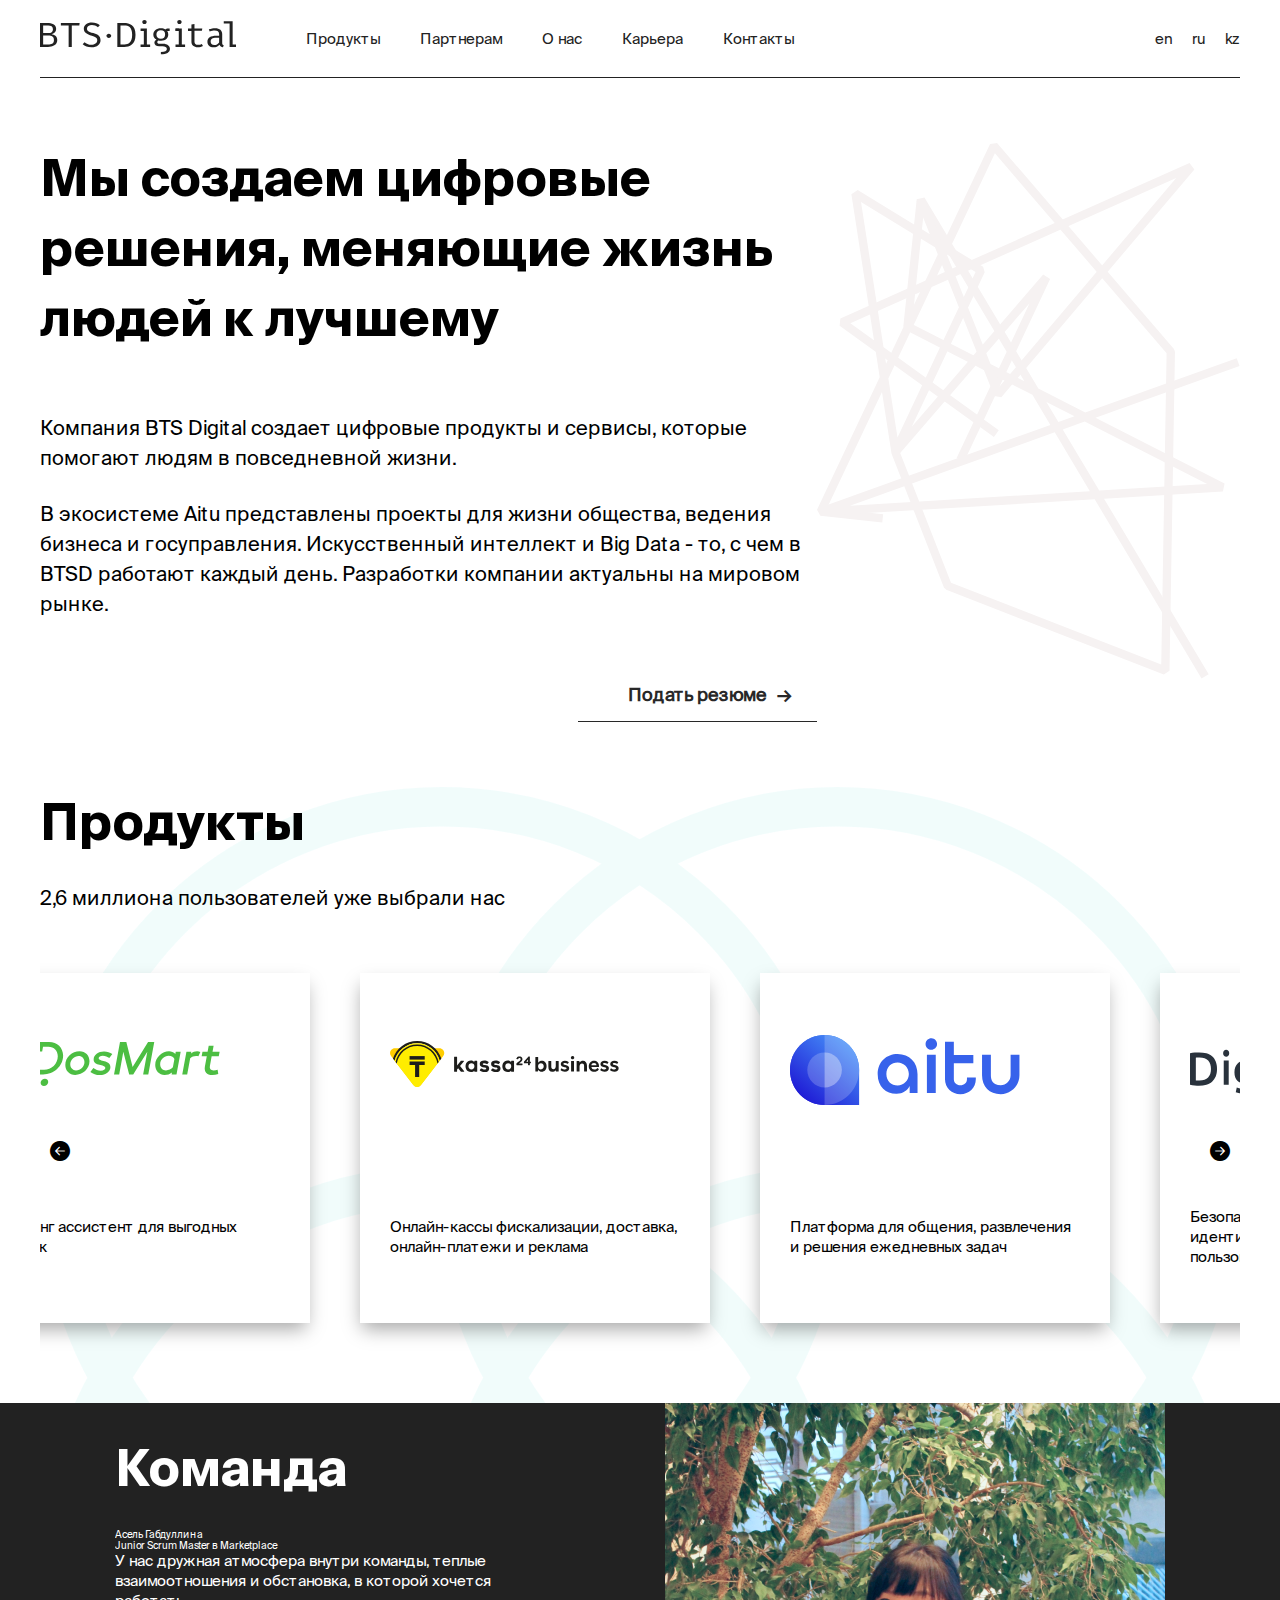
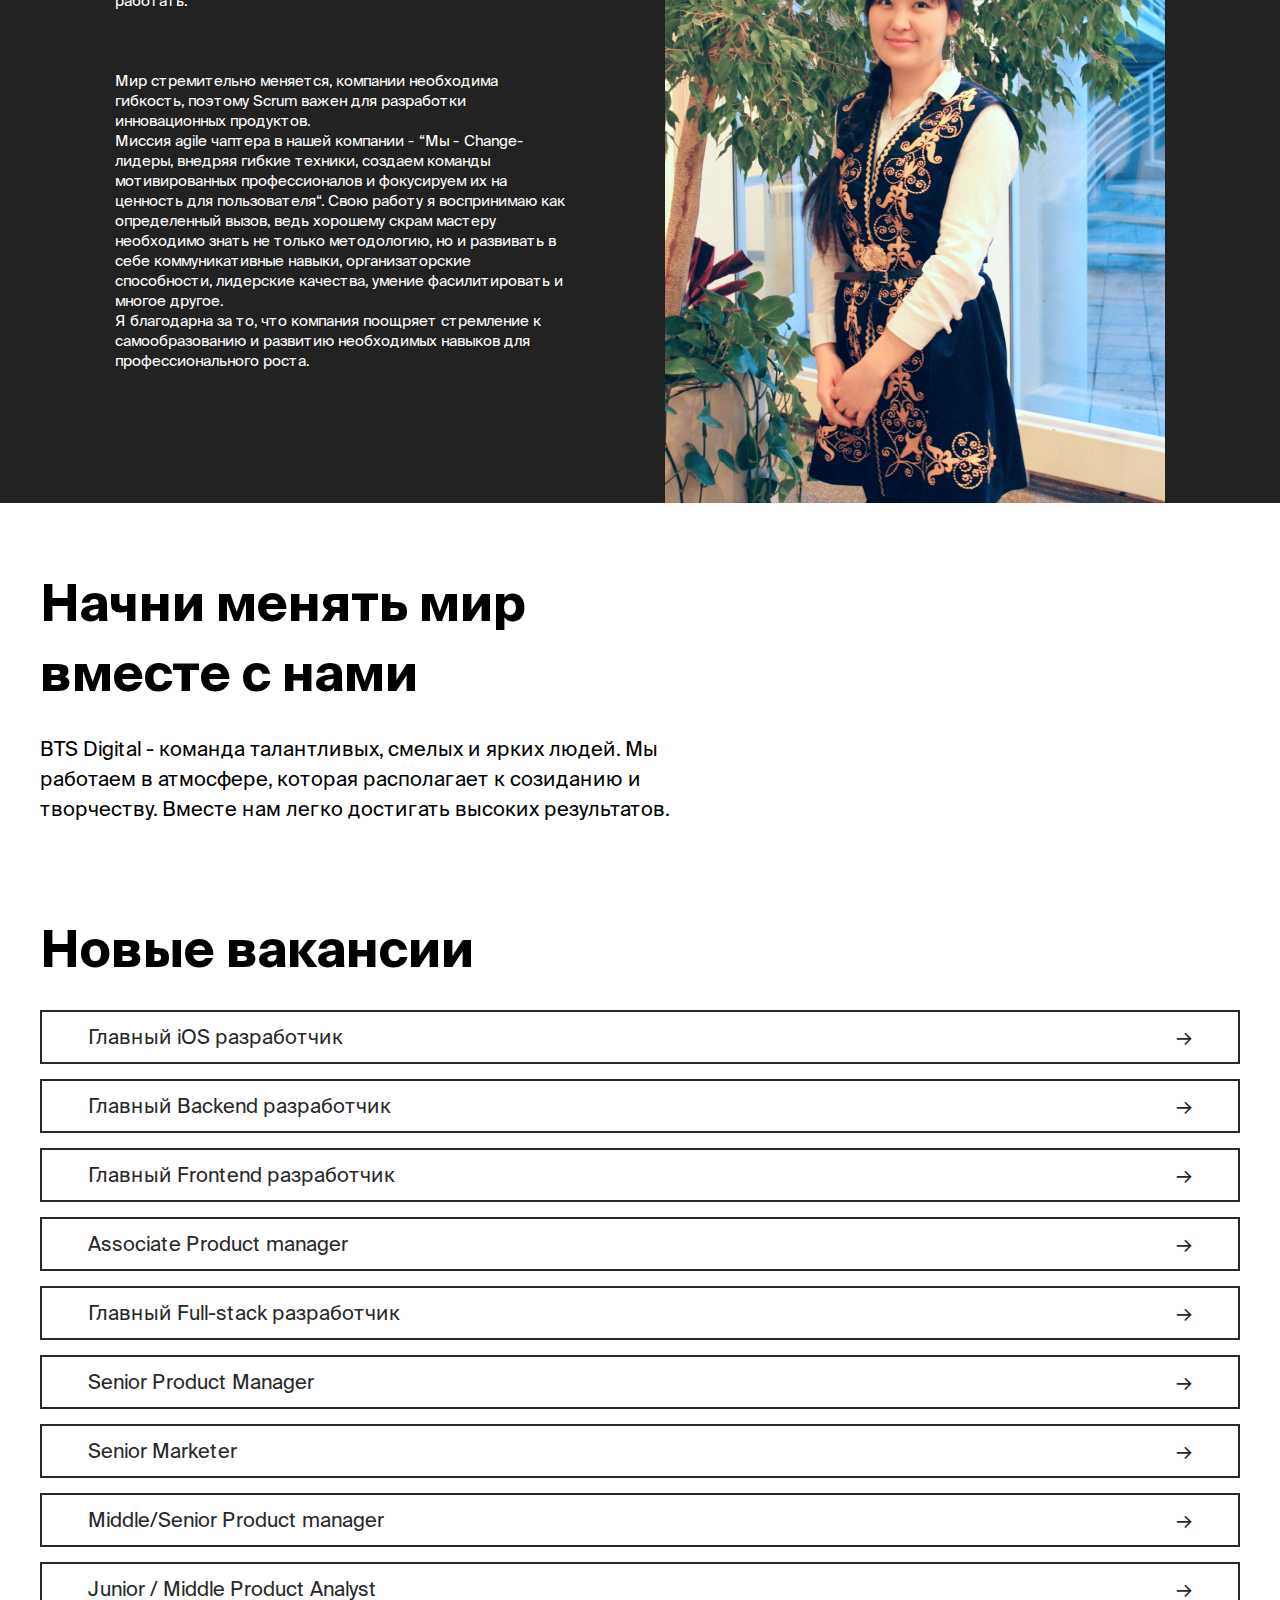
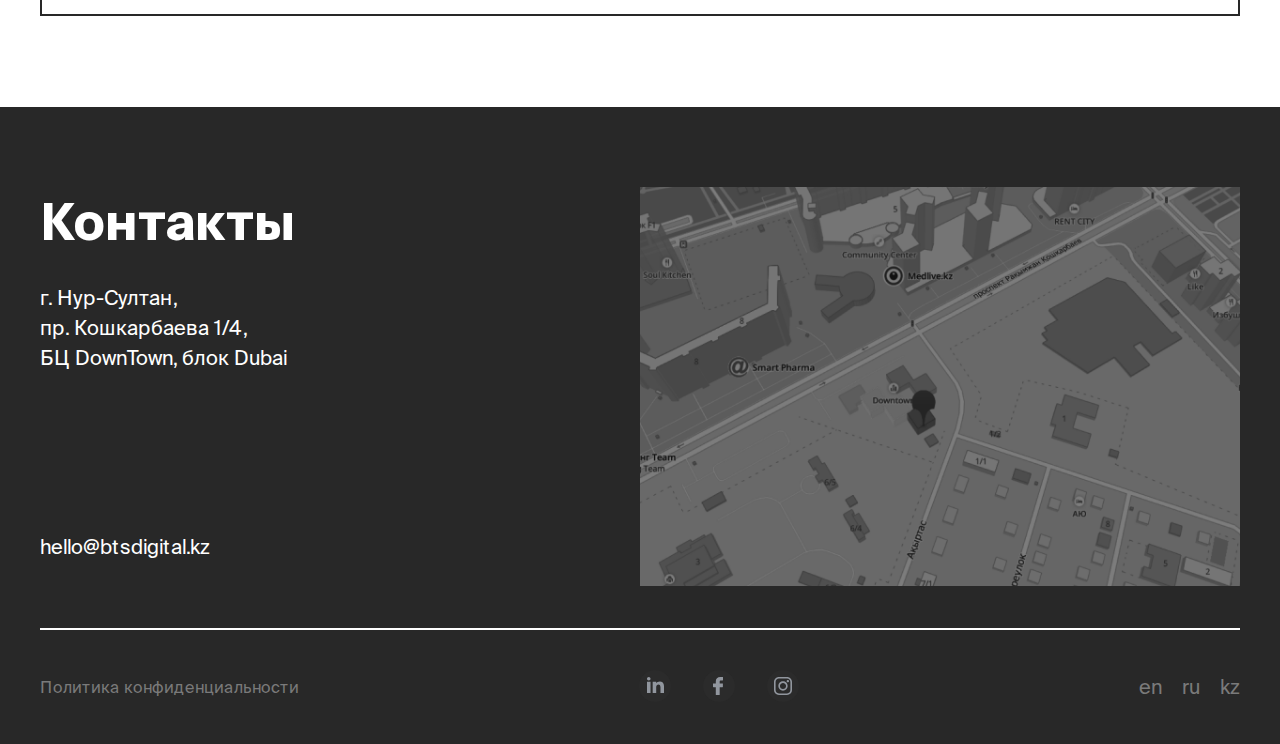
<file: index.html>
<!DOCTYPE html>
<html lang="ru">

<head>
  <meta charset="UTF-8" />
  <meta http-equiv="X-UA-Compatible" content="IE=edge" />
  <meta name="viewport" content="width=device-width, initial-scale=1.0" />
  <title>BTS-digital</title>
  <!--Подключение CSS-->
  <link rel="stylesheet" href="css/style.css" />
  <!--Подключение CSS анимации-->
  <link rel="stylesheet" href="https://cdnjs.cloudflare.com/ajax/libs/animate.css/4.1.1/animate.min.css" />
  <!--Подключение CSS bootstrap-icons-->
  <link rel="stylesheet" href="https://cdn.jsdelivr.net/npm/bootstrap-icons@1.7.2/font/bootstrap-icons.css" />
</head>

<body>
  <div class="show-nav">
    <input type="checkbox" id="nav-check" class="nav-checkbox" />
    <label for="nav-check" class="nav-button">
      <span></span>
    </label>
    <nav class="nav-box animate__animated animate__fadeInLeft">
      <div class="logo-container">
        <a href="index.html"><img src="assets/logo-main.svg" alt="BTS digital" /></a>
      </div>
      <ul class="nav-list">
        <li>
          <a href=""><span>Продукты</span></a>
        </li>
        <li><a href="">Партнерам</a></li>
        <li><a href="">О нас</a></li>
        <li>
          <a href=""><span>Карьера</span></a>
        </li>
        <li>
          <a href=""><span>Контакты</span></a>
        </li>
      </ul>
      <ul class="lang-list">
        <li><a href="">En</a></li>
        <li><a href="/">Ru</a></li>
        <li><a href="">Kz</a></li>
      </ul>
    </nav>
  </div>

  <div class="page">
    <header class="header">
      <div class="header-left-box">
        <a href="index.html"><img src="assets/logo-main.svg" alt="BTS digital" /></a>
        <nav class="nav">
          <ul>
            <li><a href="" alt="">Продукты</a></li>
            <li><a href="" alt="">Партнерам</a></li>
            <li><a href="" alt="">О нас</a></li>
            <li><a href="" alt="">Карьера</a></li>
            <li><a href="" alt="">Контакты</a></li>
          </ul>
        </nav>
      </div>
      <div class="header-right-box">
        <ul class="lang-box">
          <li><a href="" alt="">en</a></li>
          <li><a href="" alt="">ru</a></li>
          <li><a href="" alt="">kz</a></li>
        </ul>
      </div>
    </header>

    <section class="intro">
      <div class="intro-left-box">
        <h1>Мы создаем цифровые решения, меняющие жизнь людей к лучшему</h1>
        <p>
          Компания BTS Digital создает цифровые продукты и сервисы, которые
          помогают людям в повседневной жизни.
        </p>
        <p>
          В экосистеме Aitu представлены проекты для жизни общества, ведения
          бизнеса и госуправления. Искусственный интеллект и Big Data - то, с
          чем в BTSD работают каждый день. Разработки компании актуальны на
          мировом рынке.
        </p>
        <div class="intro-btn-container">
          <a href="#"> Подать резюме<span class="intro-arrow">→</span> </a>
        </div>
      </div>
      <div class="intro-right-box">
        <img src="assets/pix.svg" alt="Right images" />
      </div>
    </section>

    <section class="products">
      <h1>Продукты</h1>
      <p>2,6 миллиона пользователей уже выбрали нас</p>
      <ul class="products-carousel">
        <div class="products-carousel-inner">
          <button type="button" class="slick-arrow-prev">
            <i class="bi bi-arrow-left-circle-fill"></i>
          </button>
          <div class="slick-slider">
            <div class="slick-box">
              <li class="slick-slide">
                <img src="assets/product/suraqtar.svg" alt="eOtinish" />
                <p>
                  Платформа для подачи официальных обращений в государственные
                  органы
                </p>
              </li>
            </div>
            <!---->
            <div class="slick-box">
              <li class="slick-slide">
                <img src="assets/product/dosmart.svg" alt="eOtinish" />
                <p>Шоппинг ассистент для выгодных покупок</p>
              </li>
            </div>
            <!---->
            <div class="slick-box">
              <li class="slick-slide">
                <img src="assets/product/kassa24.svg" alt="eOtinish" />
                <p>
                  Онлайн-кассы фискализации, доставка, онлайн-платежи и
                  реклама
                </p>
              </li>
            </div>
            <!---->
            <div class="slick-box">
              <li class="slick-slide">
                <img src="assets/product/aitu.svg" alt="eOtinish" />
                <p>
                  Платформа для общения, развлечения и решения ежедневных
                  задач
                </p>
              </li>
            </div>
            <!---->
            <div class="slick-box">
              <li class="slick-slide">
                <img src="assets/product/did.svg" alt="eOtinish" />
                <p>
                  Безопасные и удобные инструменты идентификации для бизнеса и
                  пользователей
                </p>
              </li>
            </div>
            <!---->
            <div class="slick-box">
              <li class="slick-slide">
                <img src="assets/product/aitupay.svg" alt="eOtinish" />
                <p>
                  Мобильный кошелек для безопасных переводов и быстрой оплаты
                </p>
              </li>
            </div>
          </div>
          <button type="button" class="slick-arrow-next">
            <i class="bi bi-arrow-right-circle-fill"></i>
          </button>
        </div>
      </ul>
    </section>

    <section class="team">
      <div class="team-carousel">
        <div class="team-slide-box">
          <!--<div class="team-box">
            <div class="team-box-text">
              <h1 class="team-text-h1-1">Команда</h1>
              <img src="assets/team/team-1.jpg" class="team-img-show" alt="Team-1">
              <p class="team-text-p-1">
                У нас дружная атмосфера внутри команды, теплые
                взаимоотношения и обстановка, в которой хочется работать.
              </p>
              <p class="team-text-p-2">
                В нашей команде
              </p>
              <h1 class="team-text-h1-2">250+</h1>
              <p class="team-text-p-3">профессионалов со всего Евразийского региона</p>
            </div>
            <div class="team-box-images">
              <img src="assets/team/team-1.jpg" class="team-img" alt="Team-1">
            </div>
          </div>-->
          <!---->
          <div class="team-box">
            <div class="team-box-text">
              <h1 class="team-text-h1-1">Команда</h1>
              <img src="assets/team/team-1.jpg" class="team-img-show" alt="Team-1">
              <p>Асель Габдуллина</p>
              <p>Junior Scrum Master в Marketplace</p>
              <p class="team-text-p-1">
                У нас дружная атмосфера внутри команды, теплые
                взаимоотношения и обстановка, в которой хочется работать.
              </p>
              <p class="team-text-p-2">
                Мир стремительно меняется, компании необходима гибкость, поэтому Scrum важен для разработки инновационных продуктов.
              </p>
              <p class="team-text-p-2">
                Миссия agile чаптера в нашей компании - “Мы -
                Change-лидеры, внедряя гибкие техники, создаем команды
                мотивированных профессионалов и фокусируем их на ценность
                для пользователя“. Свою работу я воспринимаю как
                определенный вызов, ведь хорошему скрам мастеру необходимо
                знать не только методологию, но и развивать в себе
                коммуникативные навыки, организаторские способности,
                лидерские качества, умение фасилитировать и многое другое.</p>
              <p class="team-text-p-2">
                Я благодарна за то, что компания поощряет стремление к
                  самообразованию и развитию необходимых навыков для
                  профессионального роста.</p>
            </div>
            <div class="team-box-images">
              <img src="assets/team/team-3.png" class="team-img" alt="Team-1">
            </div>
          </div>
          <!---->
          <!--<div class="team-box">
            <div class="team-box-text">
              <h1 class="team-text-h1-1">Команда</h1>
              <img src="assets/team/team-1.jpg" class="team-img-show" alt="Team-1">
              <p class="team-text-p-1">
                У нас дружная атмосфера внутри команды, теплые
                взаимоотношения и обстановка, в которой хочется работать.
              </p>
              <p class="team-text-p-2">
                В нашей команде
              </p>
              <h1 class="team-text-h1-2">250+</h1>
              <p class="team-text-p-3">профессионалов со всего Евразийского региона</p>
            </div>
            <div class="team-box-images">
              <img src="assets/team/team-1.jpg" class="team-img" alt="Team-1">
            </div>
          </div>-->
          <!---->
          <!--<div class="team-box">
            <div class="team-box-text">
              <h1 class="team-text-h1-1">Команда</h1>
              <img src="assets/team/team-1.jpg" class="team-img-show" alt="Team-1">
              <p class="team-text-p-1">
                У нас дружная атмосфера внутри команды, теплые
                взаимоотношения и обстановка, в которой хочется работать.
              </p>
              <p class="team-text-p-2">
                В нашей команде
              </p>
              <h1 class="team-text-h1-2">250+</h1>
              <p class="team-text-p-3">профессионалов со всего Евразийского региона</p>
            </div>
            <div class="team-box-images">
              <img src="assets/team/team-1.jpg" class="team-img" alt="Team-1">
            </div>
          </div>-->
          <!---->
          <!--<div class="team-box">
            <div class="team-box-text">
              <h1 class="team-text-h1-1">Команда</h1>
              <img src="assets/team/team-1.jpg" class="team-img-show" alt="Team-1">
              <p class="team-text-p-1">
                У нас дружная атмосфера внутри команды, теплые
                взаимоотношения и обстановка, в которой хочется работать.
              </p>
              <p class="team-text-p-2">
                В нашей команде
              </p>
              <h1 class="team-text-h1-2">250+</h1>
              <p class="team-text-p-3">профессионалов со всего Евразийского региона</p>
            </div>
            <div class="team-box-images">
              <img src="assets/team/team-1.jpg" class="team-img" alt="Team-1">
            </div>
          </div>-->
          <!---->
          <!--<div class="team-box">
            <div class="team-box-text">
              <h1 class="team-text-h1-1">Команда</h1>
              <img src="assets/team/team-1.jpg" class="team-img-show" alt="Team-1">
              <p class="team-text-p-1">
                У нас дружная атмосфера внутри команды, теплые
                взаимоотношения и обстановка, в которой хочется работать.
              </p>
              <p class="team-text-p-2">
                В нашей команде
              </p>
              <h1 class="team-text-h1-2">250+</h1>
              <p class="team-text-p-3">профессионалов со всего Евразийского региона</p>
            </div>
            <div class="team-box-images">
              <img src="assets/team/team-1.jpg" class="team-img" alt="Team-1">
            </div>
          </div>-->
        </div>
      </div>
    </section>


    <section class="change-world">
      <div class="change-world-box">
        <h1 class="change-world-head">Начни менять мир вместе с нами</h1>
        <p class="change-world-body">BTS Digital - команда талантливых, смелых и ярких людей. Мы работаем в атмосфере,
          которая располагает к созиданию и творчеству. Вместе нам легко достигать высоких результатов.</p>
      </div>
    </section>

    <section class="vacancies">
      <div class="vacancies-box">
        <h1>Новые вакансии</h1>
        <ul class="vacancies-list">
          <li class="vacancies-item"><a href="">Главный iOS разработчик<span class="vacancies-arrow">→</span></a></li>
          <li class="vacancies-item"><a href="">Главный Backend разработчик<span class="vacancies-arrow">→</span></a>
          </li>
          <li class="vacancies-item"><a href="">Главный Frontend разработчик<span class="vacancies-arrow">→</span></a>
          </li>
          <li class="vacancies-item"><a href="">Associate Product manager<span class="vacancies-arrow">→</span></a></li>
          <li class="vacancies-item"><a href="">Главный Full-stack разработчик<span class="vacancies-arrow">→</span></a>
          </li>
          <li class="vacancies-item"><a href="">Senior Product Manager<span class="vacancies-arrow">→</span></a></li>
          <li class="vacancies-item"><a href="">Senior Marketer<span class="vacancies-arrow">→</span></a></li>
          <li class="vacancies-item"><a href="">Middle/Senior Product manager<span class="vacancies-arrow">→</span></a>
          </li>
          <li class="vacancies-item"><a href="">Junior / Middle Product Analyst<span
                class="vacancies-arrow">→</span></a></li>
        </ul>
      </div>
    </section>

    <footer class="footer">
      <div class="footer-contacts">
        <div class="footer-info">
          <h1>Контакты</h1>
          <div class="footer-text-container">
            <p class="body-text">
              г. Нур-Султан, <br> пр. Кошкарбаева 1/4, <br> БЦ DownTown, блок Dubai
            </p>
            <p class="body-text">
              <a target="_blank" href="mailto:hello@btsdigital.kz">hello@btsdigital.kz</a>
            </p>
          </div>
        </div>
        <div class="footer-map">
          <img src="assets/map.png" class="footer-map-img" alt="Map-Карта">
        </div>
      </div>
      <div class="footer-other">
        <a class="footer-link" href="">Политика конфиденциальности</a>
        <div class="footer-social">
          <a href="https://www.linkedin.com/company/btsdigital" class="footer-social-item"><svg width="32" height="32"
              viewBox="0 0 32 32" fill="currentColor" xmlns="http://www.w3.org/2000/svg">
              <circle cx="16" cy="16" r="16" fill="#2B2B2B"></circle>
              <path
                d="M11.5275 8.73913C11.5275 9.69983 10.7413 10.4783 9.77083 10.4783C8.80042 10.4783 8.01417 9.69983 8.01417 8.73913C8.01417 7.77913 8.80042 7 9.77083 7C10.7413 7 11.5275 7.77913 11.5275 8.73913ZM11.5417 11.8696H8V23H11.5417V11.8696ZM17.1956 11.8696H13.6766V23H17.1963V17.1572C17.1963 13.9085 21.4668 13.6428 21.4668 17.1572V23H25V15.9523C25 10.4706 18.6803 10.6703 17.1956 13.3687V11.8696Z"
                fill="currentColor"></path>
            </svg></a>
          <a href="https://facebook.com/BTSDigital/" class="footer-social-item"><svg width="32" height="32"
              viewBox="0 0 32 32" fill="currentColor" xmlns="http://www.w3.org/2000/svg">
              <circle cx="16" cy="16" r="16" fill="#2B2B2B"></circle>
              <path
                d="M19.6234 7.00375L17.2249 7C14.5302 7 12.7888 8.73869 12.7888 11.4298V13.4722H10.3771C10.1688 13.4722 10 13.6366 10 13.8394V16.7987C10 17.0015 10.1689 17.1657 10.3771 17.1657H12.7888V24.6328C12.7888 24.8356 12.9575 24.9998 13.1659 24.9998H16.3124C16.5208 24.9998 16.6896 24.8354 16.6896 24.6328V17.1657H19.5093C19.7177 17.1657 19.8865 17.0015 19.8865 16.7987L19.8876 13.8394C19.8876 13.742 19.8478 13.6488 19.7772 13.5799C19.7066 13.511 19.6103 13.4722 19.5103 13.4722H16.6896V11.7408C16.6896 10.9086 16.8933 10.4862 18.0073 10.4862L19.623 10.4856C19.8312 10.4856 20 10.3212 20 10.1186V7.37077C20 7.16835 19.8314 7.00412 19.6234 7.00375Z"
                fill="currentColor"></path>
            </svg></a>
          <a href="https://www.instagram.com/btsdigital.kz" class="footer-social-item"><svg width="32" height="32"
              viewBox="0 0 32 32" fill="currentColor" xmlns="http://www.w3.org/2000/svg">
              <circle cx="16" cy="16" r="16" fill="#2B2B2B"></circle>
              <path
                d="M20.0325 7H11.9672C9.22831 7 7 9.22841 7 11.9673V20.0327C7 22.7717 9.22831 25 11.9672 25H20.0325C22.7717 25 25 22.7716 25 20.0327V11.9673C25.0001 9.22841 22.7717 7 20.0325 7ZM23.4031 20.0327C23.4031 21.8911 21.8911 23.403 20.0327 23.403H11.9672C10.1089 23.4031 8.59705 21.8911 8.59705 20.0327V11.9673C8.59705 10.109 10.1089 8.59705 11.9672 8.59705H20.0325C21.891 8.59705 23.403 10.109 23.403 11.9673V20.0327H23.4031Z"
                fill="currentColor"></path>
              <path
                d="M16 11.3633C13.4424 11.3633 11.3618 13.4439 11.3618 16.0014C11.3618 18.5588 13.4424 20.6394 16 20.6394C18.5575 20.6394 20.6381 18.5588 20.6381 16.0014C20.6381 13.4439 18.5575 11.3633 16 11.3633ZM16 19.0422C14.3232 19.0422 12.9589 17.6781 12.9589 16.0013C12.9589 14.3244 14.3231 12.9602 16 12.9602C17.6769 12.9602 19.0411 14.3244 19.0411 16.0013C19.0411 17.6781 17.6768 19.0422 16 19.0422Z"
                fill="currentColor"></path>
              <path
                d="M20.8328 10.0078C20.5251 10.0078 20.2228 10.1324 20.0055 10.3506C19.7871 10.5678 19.6616 10.8702 19.6616 11.179C19.6616 11.4868 19.7873 11.7891 20.0055 12.0073C20.2227 12.2245 20.5251 12.3501 20.8328 12.3501C21.1416 12.3501 21.4429 12.2245 21.6611 12.0073C21.8794 11.7891 22.004 11.4867 22.004 11.179C22.004 10.8702 21.8794 10.5678 21.6611 10.3506C21.4439 10.1324 21.1416 10.0078 20.8328 10.0078Z"
                fill="currentColor"></path>
            </svg></a>
        </div>

        <ul class="footer-lang">
          <li><a href="">en</a></li>
          <li><a href="">ru</a></li>
          <li><a href="">kz</a></li>
        </ul>
      </div>
    </footer>


  </div>
  <!--Подключение js-->
  <script async src="js/main.js"></script>
  <!--Подключение jquery-->
  <script src="https://ajax.googleapis.com/ajax/libs/jquery/3.6.0/jquery.min.js"></script>
</body>

</html>
</file>
<file: css/style.css>
@font-face {
    font-family: 'Suisseintl-Regular';
    src: url('fonts/SuisseIntl-Regular.ttf') format('truetype');
    font-weight: normal;
    font-style: normal;
}
@font-face {
    font-family: 'Suisseintl-Bold';
    src: url('fonts/SuisseIntl-Bold.ttf') format('truetype');
    font-weight: normal;
    font-style: normal;
}
@font-face {
    font-family: 'Suisseintl-SemiBold';
    src: url('fonts/SuisseIntl-SemiBold.ttf') format('truetype');
    font-weight: normal;
    font-style: normal;
}
@font-face {
    font-family: 'Suisseintl-Light';
    src: url('fonts/SuisseIntl-Light.ttf') format('truetype');
    font-weight: normal;
    font-style: normal;
}
@font-face {
    font-family: 'Suisseintl-Medium';
    src: url('fonts/SuisseIntl-Medium.ttf') format('truetype');
    font-weight: normal;
    font-style: normal;
}
*, ::after, ::before {
    margin: 0;
    padding: 0;
    box-sizing: border-box;
}
html {
    font-size: 62.5%;
}
body {
    font-family: Suisseintl-Regular, sans-serif;
}
body.lock {
    overflow: hidden;
}
.page {
    width: 1200px;
    max-width: 100%;
    margin: 0 auto;
}
/*header*/
.header {
    display: flex;
    justify-content: space-between;
    align-items: center;

    border-bottom: 1px solid #222;
}
.header-left-box {
    display: flex;
    justify-content: space-between;
    align-items: center;

    padding: 2rem 0;
}
/*Скрытое меню сайта*/
.show-nav {
    padding: 0 0 0 1.2rem;
}
.nav-checkbox {
    display: none;
}
.nav-button {
    display: none;
}
.nav-box {
    position: fixed;
    left: 0;
    padding-left: 24px;
    width: 100vw;
    height: 100vh;
    background: #fff;
    z-index: 10000;
    display: none;
}
.logo-container {
    display: inline-block;
    border-bottom: 1px solid #4e5761;
    padding: 2rem 0;
    z-index: 1000;
}
.nav-list {
    list-style: none;
    width: 100%;
    height: 100%;
    background: url('../assets/pix.svg') no-repeat;
    background-size: 150%;
    background-position: right -35rem top 0;
}
.nav-list li {
    margin-top: 3.8rem;
}
.nav-list a {
    text-decoration: none;
    font-size: 2.5rem;
    color: #222;
}
.nav-list a:hover {
    text-decoration: underline;
}
.lang-list {
    list-style: none;
    position: fixed;
    list-style: none;
    z-index: 1000000;
    left: 3rem;
    bottom: 5rem;
    display: flex;
}
.lang-list li {
    margin: 30px 24px 0 0;
}
.lang-list a {
    text-decoration: none;
    font-size: 2.5rem;
    color: #222;
}
.lang-list a:hover {
    text-decoration: underline;
}
/*END Скрытое меню сайта*/
.nav ul {
    display: flex;
    justify-content: space-between;
    align-items: center;
    gap: 40px;

    list-style: none;
    margin: 0 0 0 7rem;
}
.nav li {
    font-family: Suisseintl-Regular, sans-serif;
    font-weight: 400;
    font-size: 1.5rem;
}
.nav a {
    text-decoration: none;
    color: #222;
}
.nav a:hover {
    text-decoration: underline;
}
.header-right-box {
    display: flex;
    align-items: center;
}
.lang-box {
    display: flex;
    justify-content: center;
    align-items: center;
    gap: 20px;

    list-style: none;
}
.lang-box li {
    font-weight: 400;
    font-size: 1.5rem;
}
.lang-box a {
    text-decoration: none;
    color: #222;
}
.lang-box a:hover {
    text-decoration: underline;
    color: #222;
}
/*END header*/

/*intro*/
.intro {
    display: flex;
    margin-top: 6.5rem;
}
.intro-left-box {
    display: block;
}
.intro-left-box h1 {
    font-family: Suisseintl-Bold, sans-serif;
    font-weight: 900;
    font-size: 5rem;
    line-height: 7rem;
    margin-bottom: 6rem;
    margin-top: 0;
}
.intro-left-box p {
    font-weight: 400;
    font-size: 2rem;
    line-height: 3rem;
    margin-bottom: 26px;
}
.intro-right-box {
    display: block;
}
.intro-btn-container {
    display: flex;
    justify-content: flex-end;

    margin-top: 50px;
}
.intro-btn-container a {
    text-decoration: none;
    padding: 1.5rem 5rem;
    border-bottom: 1px solid #282828;
    color: #282828;
    font-size: 1.8rem;
    font-weight: 700;
}
.intro-btn-container a:hover .intro-arrow {
    position: absolute;
    transform: translateX(50%);
}
.intro-arrow {
    position: absolute;
    margin-left: 10px;
    transition: all 0.2s;
}
/*intro*/

/*products*/
.products {
    margin-top: 6.5rem;
    background: url('../assets/fon-product.svg') no-repeat top;
    background-size: cover;
    padding-bottom: 8rem;
    overflow: hidden;
}
/*Кнопки первого слайдера*/
.products-carousel-inner {
    position: relative;
}
.slick-arrow-prev {
    border: none;
    background: none;
    cursor: pointer;
    font-size: 2rem;
    position: absolute;
    z-index: 100;
    top: 45%;
    margin: 10px;
}
.slick-arrow-next {
    border: none;
    background: none;
    cursor: pointer;
    font-size: 2rem;
    position: absolute;
    z-index: 100;
    position: absolute;
    z-index: 100;
    top: 45%;
    right: 0;
    margin: 10px;
}
/*Перелистывание слайдера*/
.prev {
    transform: translate3d(-1200px, 0px, 0px);
    margin-left: -20%;
    transition: all 0.5s;
}
.next {
    margin-right: -20%;
    transition: all 0.5s;
}
.products h1 {
    font-weight: 900;
    font-size: 5rem;
    line-height: 7rem;
    font-family: Suisseintl-Bold, sans-serif;

    margin-bottom: 2.6rem;
}
.products p {
    font-weight: 400;
    font-size: 2rem;
    line-height: 3rem;
    margin-bottom: 2.6rem;
}
.products-carousel {
    margin-top: 6rem;
}
.slick-slider {
    display: flex;
    justify-content: space-between;
    align-items: center;
    gap: 50px;

    margin-left: -40%;
}
.slick-box {
    position: relative;
    width: 35rem;
    height: 35rem;
    background: #fff;
    transition: all 0.2s;
}
.slick-box:hover {
    /*transform: translateX(5%);*/
    background: #d1d1d1;
    transition: all 0.3s;
}
.slick-slide {
    list-style: none;
    transition: all 0.2s;
    min-width: 35rem;
    min-height: 35rem;
    padding: 3rem;
    display: grid;
    grid-template-columns: 1fr;
    box-shadow: -1px 9px 18px -3px rgba(0,0,0,.35)
}
.slick-slide img {
    align-self: center;
    width: 23rem
}
.slick-slide p {
    min-height: 5rem;
    margin-top: 1.5rem;
    font-size: 1.5rem;
    font-weight: 300;
    line-height: 2rem;
    font-family: Suisseintl-Regular,sans-serif;
    align-self: end;
}
/*team*/
.team {
    background: #222;
    width: 100vw;
    margin-left: calc(50% - 50vw);
}
.team-carousel {
    display: block;
    overflow: hidden;
}
.team-slide-box {
    display: flex;
    justify-content: center;
    gap: 10px;
}
.team-box {
    display: flex;
    justify-content: center;
    align-items: flex-start;
    gap: 5rem;
    height: 70rem;
    overflow: hidden;
}
.team-box-text {
    color: #fff;
    width: 50rem;
    padding: 3rem 5rem 7rem 0;
}
.team-text-h1-1 {
    color: #fff;
    font-weight: 900;
    font-size: 5rem;
    line-height: 7rem;
    font-family: Suisseintl-Bold,sans-serif;
    margin-bottom: 2.6rem;
}
.team-text-h1-2 {
    color: #fff;
    font-weight: 900;
    font-size: 5rem;
    line-height: 7rem;
    font-family: Suisseintl-Bold,sans-serif;
    margin-bottom: 0;
}
.team-text-p-1 {
    color: #fff;
    font-weight: 400;
    font-size: 1.5rem;
    line-height: 2rem;
    margin-bottom: 6rem;
}
.team-text-p-2 {
    color: #fff;
    font-weight: 400;
    font-size: 1.5rem;
    line-height: 2rem;
}
.team-text-p-3 {
    color: #fff;
    font-weight: 400;
    font-size: 1.5rem;
    line-height: 2rem;
}
.team-box-images{
    object-fit: cover;
    width: 500px;
    height: 700px;
}
.team-img {
    object-fit: cover;
    width: 100%;
    height: 100%;
    display: block;
}
.team-img-show {
    display: none;
    width: 10rem;
    height: 10rem;
    border-radius: 50%;
    margin-bottom: 2rem;

}
/*change-world*/
.change-world {
    position: relative;
    margin: 6.5rem 0 9rem 0;
}
.change-world-box {
    width: 55%;
}
.change-world-head {
    font-weight: 900;
    font-size: 5rem;
    line-height: 7rem;
    font-family: Suisseintl-Bold,sans-serif;
    margin-bottom: 2.6rem;
}
.change-world-body {
    font-weight: 400;
    font-size: 2rem;
    line-height: 3rem;
    margin-bottom: 2.6rem;
}
/*vacancies*/
.vacancies {
    margin-bottom: 2.6rem;
}
.vacancies-box h1 {
    font-weight: 900;
    font-size: 5rem;
    line-height: 7rem;
    font-family: Suisseintl-Bold,sans-serif;
    margin: 2.6rem 0 2.6rem 0;
}
.vacancies-list {
    list-style: none;
}
.vacancies-item {
    margin-bottom: 1.5rem;
    border: 0.2rem solid #282828;
}
.vacancies-item a {
    display: flex;
    width: 100%;
    height: 100%;
    padding: 1.3rem 4.6rem;
    text-decoration: none;
    color: #282828;
    font-size: 2rem;
    font-weight: 400;
    align-items: center;
    justify-content: space-between;
}
.vacancies-item a:hover {
    background: #222;
    color: #fff;
}


/*footer*/
.footer {
    grid-column: 1/-1;
    grid-row-end: -1;
    background-color: #282828;
    display: grid;
    grid-template-columns: 1fr 60rem 60rem 1fr;
    margin-top: 9.1rem;

    /*Это костыль, изначально не правильно начал верстать шлавную сетку*/
    width: 100vw;
    margin-left: calc(50% - 50vw);
    overflow: hidden;
}
.footer-contacts {
    grid-column: 2/4;
    display: grid;
    grid-template-columns: 1fr 1fr;
    padding: 8rem 0 4rem;
    border-bottom: 2px solid #fff;
}
.footer-info {
    grid-column: 1/2;
    position: relative;
    display: flex;
    flex-direction: column;
}
.footer-info h1 {
    color: #fff;
    font-weight: 900;
    font-size: 5rem;
    line-height: 7rem;
    font-family: Suisseintl-Bold,sans-serif;
    margin-bottom: 2.6rem;
}
.footer-text-container {
    flex: 1 1;
    display: flex;
    flex-direction: column;
    justify-content: space-between;
}
.body-text {
    color: #fff;
    font-weight: 400;
    font-size: 2rem;
    line-height: 3rem;
    margin-bottom: 2.6rem;
}
.body-text a {
    color: inherit;
    text-decoration: none;
}
.body-text a:hover {
    text-decoration: underline;
}
.footer-map {
    grid-column: 2/3;
    align-self: center;
}
.footer-map-img {
    width: 100%;
}
.footer-other {
    grid-column: 2/4;
    padding: 4rem 0;
    display: flex;
    justify-content: space-between;
    align-items: center;
}
.footer-link {
    color: #7a7a7a;
    text-decoration: none;
    font-weight: 400;
    font-size: 1.6rem;
}
.footer-link:hover {
    text-decoration: underline;
}
.footer-social {
    display: block;
}
.footer-social-item {
    color: #91969e;
}
.footer-social-item:not(:nth-child(3n)){
    margin-right: 3rem;
}
.footer-social-item:hover {
    color: #fff;
}
.footer-lang {
    list-style: none;
    display: flex;
}

.footer-lang li:not(:nth-child(3n)){
    margin-right: 2rem;
}
.footer-lang a {
    color: #7a7a7a;
    text-decoration: none;
    font-size: 2rem;
    font-weight: 400;
}
.footer-lang a:hover {
    color: #fff;
}
/*adaptiv all*/
@media only screen and (max-width: 1240px) {
    .page {
        padding: 0 8rem 0 8rem;
    }
    .header {
        padding: 0 8rem 0 8rem;
    }
    .nav ul {
        margin: 0 0 0 7rem;
    }
    .header-left-box {
        padding: 16px 0;
    }
    .nav li {
        font-weight: 600;
        font-size: 12px;
    }
    .lang-box li {
        font-weight: 600;
        font-size: 12px;
        color: #222;
    }
    /*team*/
    .team-box-images {
        width: 400px;
        height: 70rem;
    }
    /*footer*/
    .footer {
        grid-template-columns: 10rem 1fr 1fr 10rem;
    }
}
@media only screen and (max-width: 1024px) {
    html {
        font-size: 50%;
    }
    .page {
        padding: 0 8rem 0 8rem;
    }
    .header {
        padding: 0 3.5rem;
    }
    .header-left-box {
        padding: 16px 0;
    }
    .nav li {
        font-weight: 600;
        font-size: 12px;
    }
    .lang-box li {
        font-weight: 600;
        font-size: 12px;
        color: #222;
    }
    /*header*/
    .header-left-box {
        padding: 2rem 0;
    }
    /*intro*/
    .intro {
        margin-top: 5.2rem;
    }
    /*footer*/
    .footer {
        grid-template-columns: 3rem 1fr 1fr 3rem;
    }
}
@media only screen and (max-width: 1000px) {
    html {
        font-size: 50%;
    }
    .page {
        padding: 0 20px 0 20px;
    }
    .header {
        padding: 0 3.5rem;
    }
    .header-left-box {
        padding: 16px 0;
    }
    .nav li {
        font-weight: 600;
        font-size: 12px;
    }
    .lang-box li {
        font-weight: 600;
        font-size: 12px;
        color: #222;
    }
    /*header*/
    .header-left-box {
        padding: 2rem 0;
    }
    /*intro*/
    .intro {
        margin-top: 5.2rem;
    }
    .intro-right-box {
        display: none;
    }
}
@media only screen and (max-width: 800px) {
    .nav {
        display: none;
    }
    .lang-box {
        display: none;
    }
    .nav-button {
        display: block;
        position: fixed;
        z-index: 10000000;
        width: 36px;
        height: 25px;
        cursor: pointer;

        top: 2.3rem;
        right: 3rem;
    }
    .nav-button span,
    .nav-button::before,
    .nav-button::after {
        position: absolute;
        width: 36px;
        height: 4px;
        background-color: #000;
        transition: all 0.3s ease 0s;
    }
    .nav-button::before,
    .nav-button::after {
        content: "";
    }
    .nav-button::before {
        top: 0;
    }
    .nav-button::after {
        bottom: 0;
    }
    .nav-button span {
        top: 50%;
        transform: scale(1) translate(0px, -50%);
    }
    /*Кнопка бургер плавное переключение*/
    .nav-button._active span {
        transform: scale(0) translate(0px, -50%);
    }
    .nav-button._active::before {
        top: 50%;
        transform: rotate(-45deg) translate(0, -50%);
        height: 5px;
        background-color: #828282;
    }
    .nav-button._active::after {
        bottom: 50%;
        transform: rotate(45deg) translate(0, 50%);
        height: 5px;
        background-color: #828282;
    }
    #nav-check:checked ~ .nav-box {
        display: block;
      }
      /*team*/
      .team-box-text {
        width: 100%;
        padding: 3rem 3rem;
      }
      .team-box-images {
          display: none;
      }
      .team-img-show {
          display: block;
      }
}
@media only screen and (max-width: 500px) {
    .page {
        padding: 0 1.5rem;
    }
    .header {
        padding: 0 1.5rem;
    }
    .intro-left-box h1 {
        font-size: 4rem;
        line-height: 4rem;
    }
    .change-world-box {
        width: 100%;
    }
    .change-world-box h1 {
        font-size: 4rem;
        line-height: 4rem;
    }
    /*team*/
    .team-text-h1-1 {
        font-size: 4rem;
        line-height: 4rem;
    }
    /*footer*/
    .footer {
        grid-template-columns: 1.5rem 1fr 1.5rem;
    }
    .footer-contacts {
        grid-column: 2/3;
        grid-template-columns: 1fr;
        padding: 4rem 0;
    }
    .footer-info h1 {
        font-size: 4rem;
        line-height: 4rem;
    }
    .footer-map {
        grid-column: 1/2;
    }
    .footer-other {
        grid-column: 2/3;
        flex-direction: column;
        padding: 1rem;
    }
    .footer-social {
        margin: 2rem 0;
    }
}
</file>
